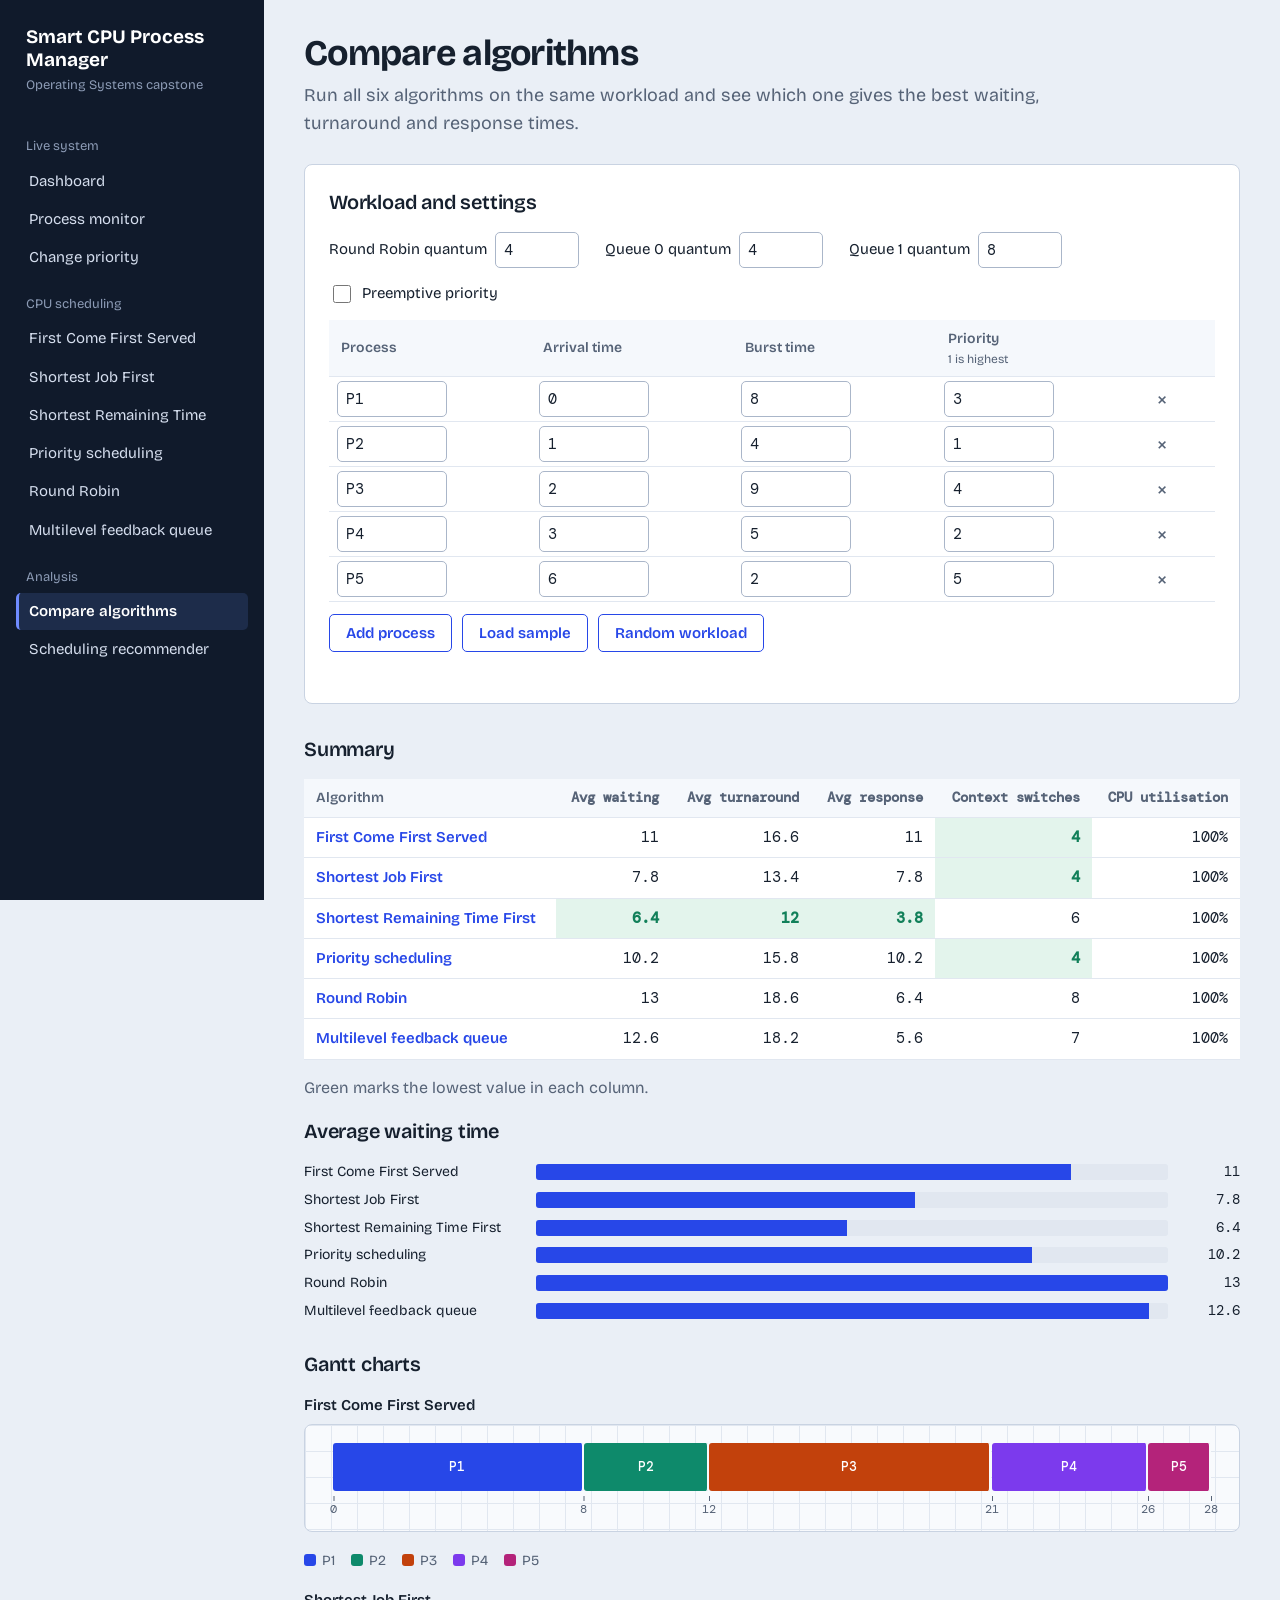
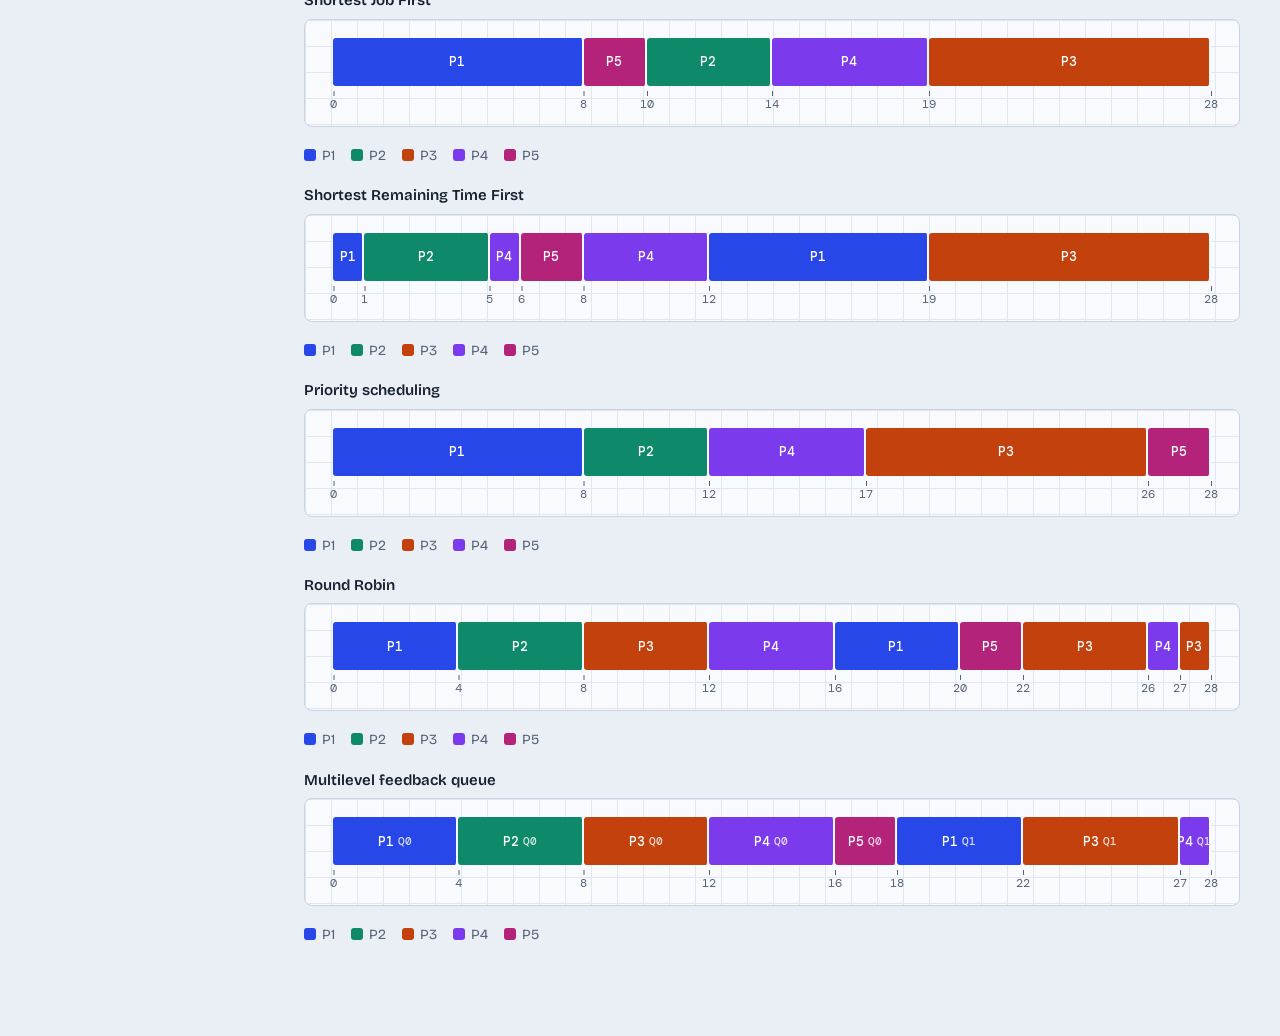
<file: smart-cpu-manager/smart-cpu-manager_2/static/compare.html>
<!doctype html>
<html lang="en">
<head>
<meta charset="utf-8">
<meta name="viewport" content="width=device-width, initial-scale=1">
<title>Compare algorithms - Smart CPU Process Manager</title>
<link rel="preconnect" href="https://fonts.googleapis.com">
<link rel="preconnect" href="https://fonts.gstatic.com" crossorigin>
<link href="https://fonts.googleapis.com/css2?family=Bricolage+Grotesque:opsz,wght@12..96,400;12..96,600;12..96,700&family=DM+Mono:wght@400;500&display=swap" rel="stylesheet">
<link rel="stylesheet" href="style.css">
</head>
<body>
<aside class="nav" id="nav"></aside>
<main id="app"></main>
<script src="common.js"></script>
<script src="scheduler.js"></script>
<script src="pages.js"></script>
<script>renderNav(); initComparePage();</script>
</body>
</html>
</file>
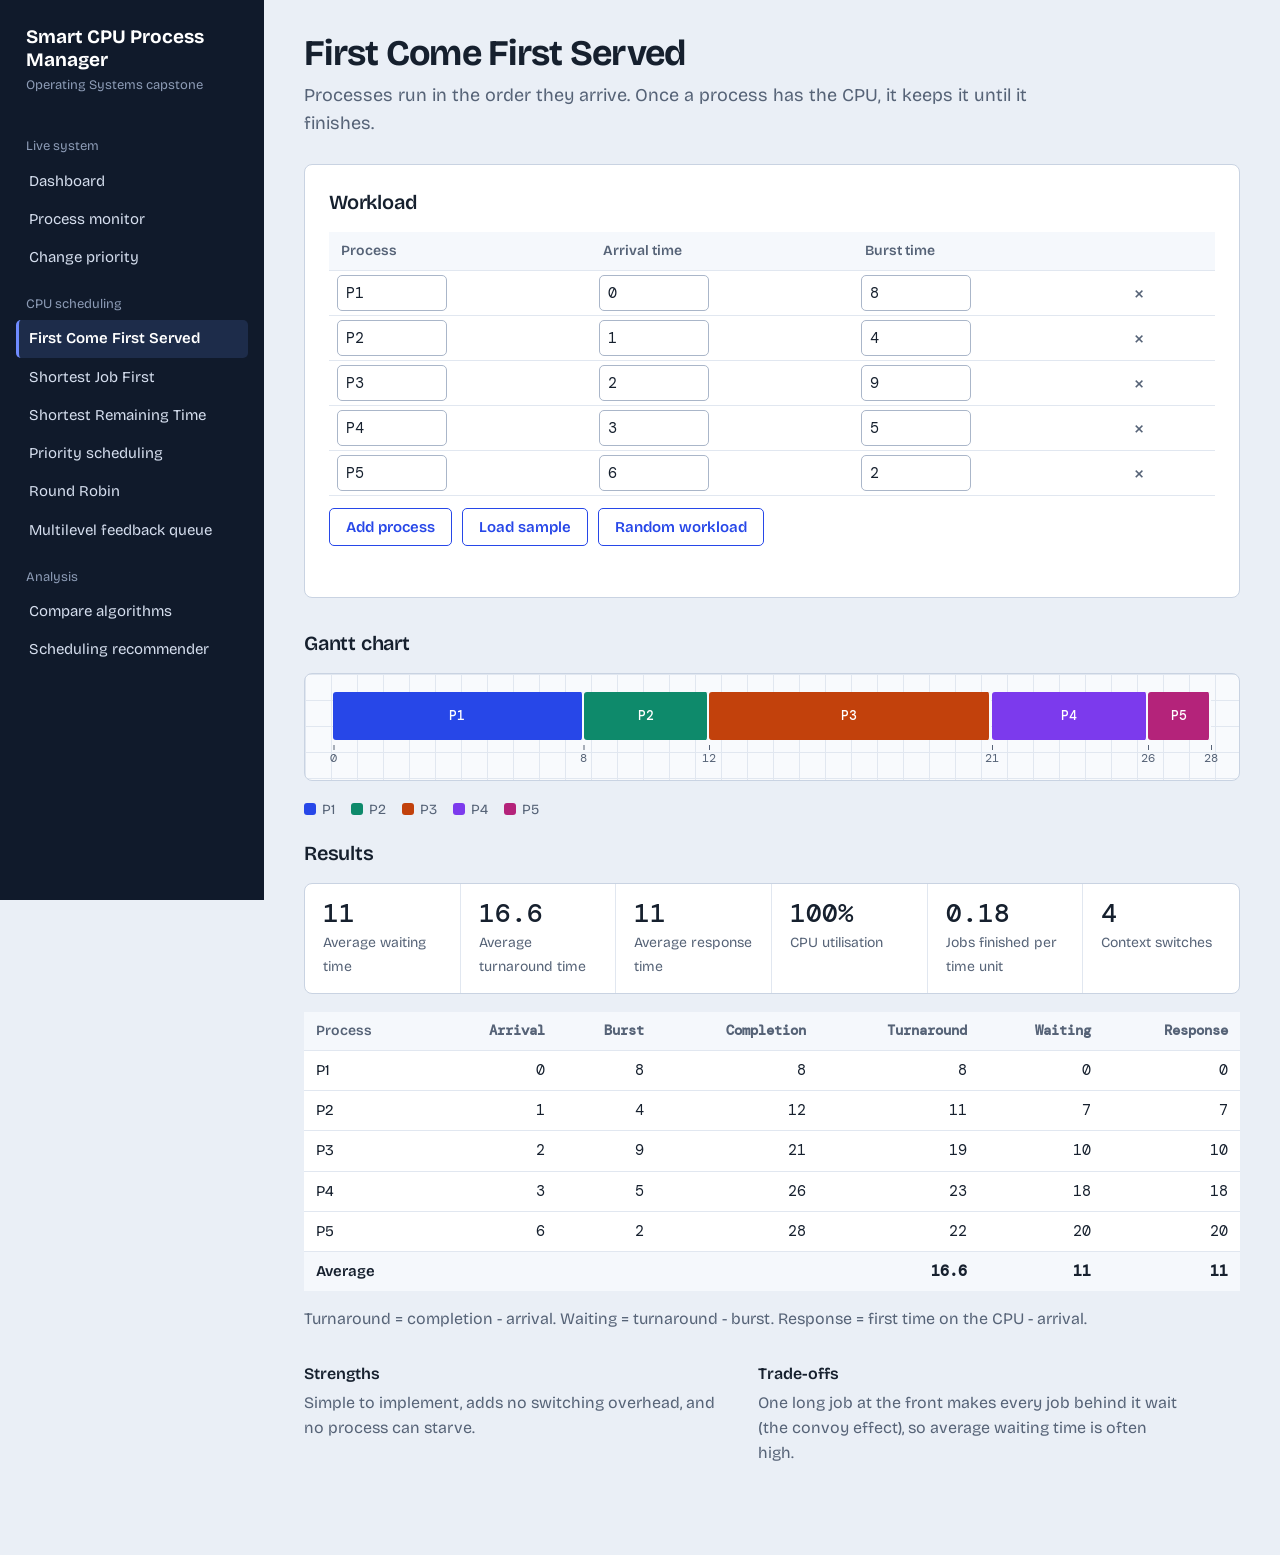
<file: smart-cpu-manager/smart-cpu-manager_2/static/fcfs.html>
<!doctype html>
<html lang="en">
<head>
<meta charset="utf-8">
<meta name="viewport" content="width=device-width, initial-scale=1">
<title>First Come First Served - Smart CPU Process Manager</title>
<link rel="preconnect" href="https://fonts.googleapis.com">
<link rel="preconnect" href="https://fonts.gstatic.com" crossorigin>
<link href="https://fonts.googleapis.com/css2?family=Bricolage+Grotesque:opsz,wght@12..96,400;12..96,600;12..96,700&family=DM+Mono:wght@400;500&display=swap" rel="stylesheet">
<link rel="stylesheet" href="style.css">
</head>
<body>
<aside class="nav" id="nav"></aside>
<main id="app"></main>
<script src="common.js"></script>
<script src="scheduler.js"></script>
<script src="pages.js"></script>
<script>renderNav(); initAlgoPage('fcfs');</script>
</body>
</html>
</file>
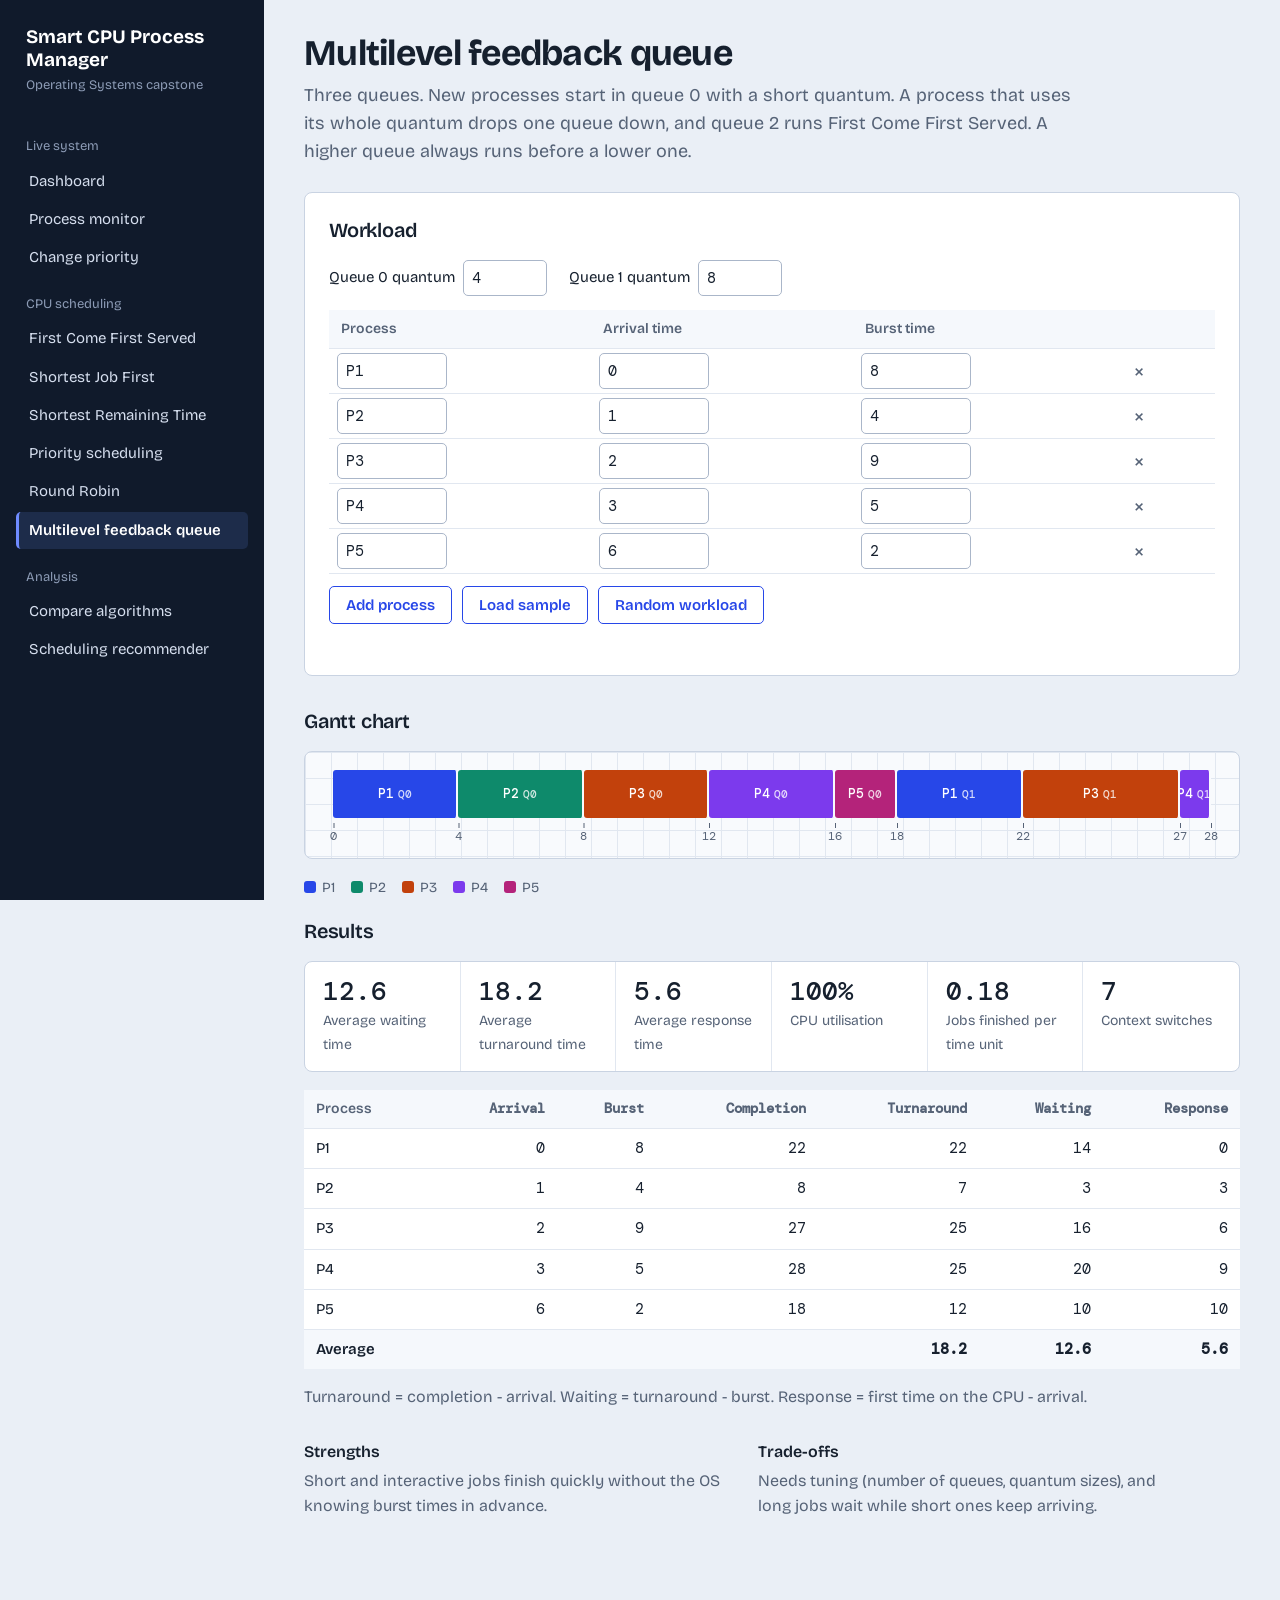
<file: smart-cpu-manager/smart-cpu-manager_2/static/multilevel.html>
<!doctype html>
<html lang="en">
<head>
<meta charset="utf-8">
<meta name="viewport" content="width=device-width, initial-scale=1">
<title>Multilevel feedback queue - Smart CPU Process Manager</title>
<link rel="preconnect" href="https://fonts.googleapis.com">
<link rel="preconnect" href="https://fonts.gstatic.com" crossorigin>
<link href="https://fonts.googleapis.com/css2?family=Bricolage+Grotesque:opsz,wght@12..96,400;12..96,600;12..96,700&family=DM+Mono:wght@400;500&display=swap" rel="stylesheet">
<link rel="stylesheet" href="style.css">
</head>
<body>
<aside class="nav" id="nav"></aside>
<main id="app"></main>
<script src="common.js"></script>
<script src="scheduler.js"></script>
<script src="pages.js"></script>
<script>renderNav(); initAlgoPage('mlfq');</script>
</body>
</html>
</file>
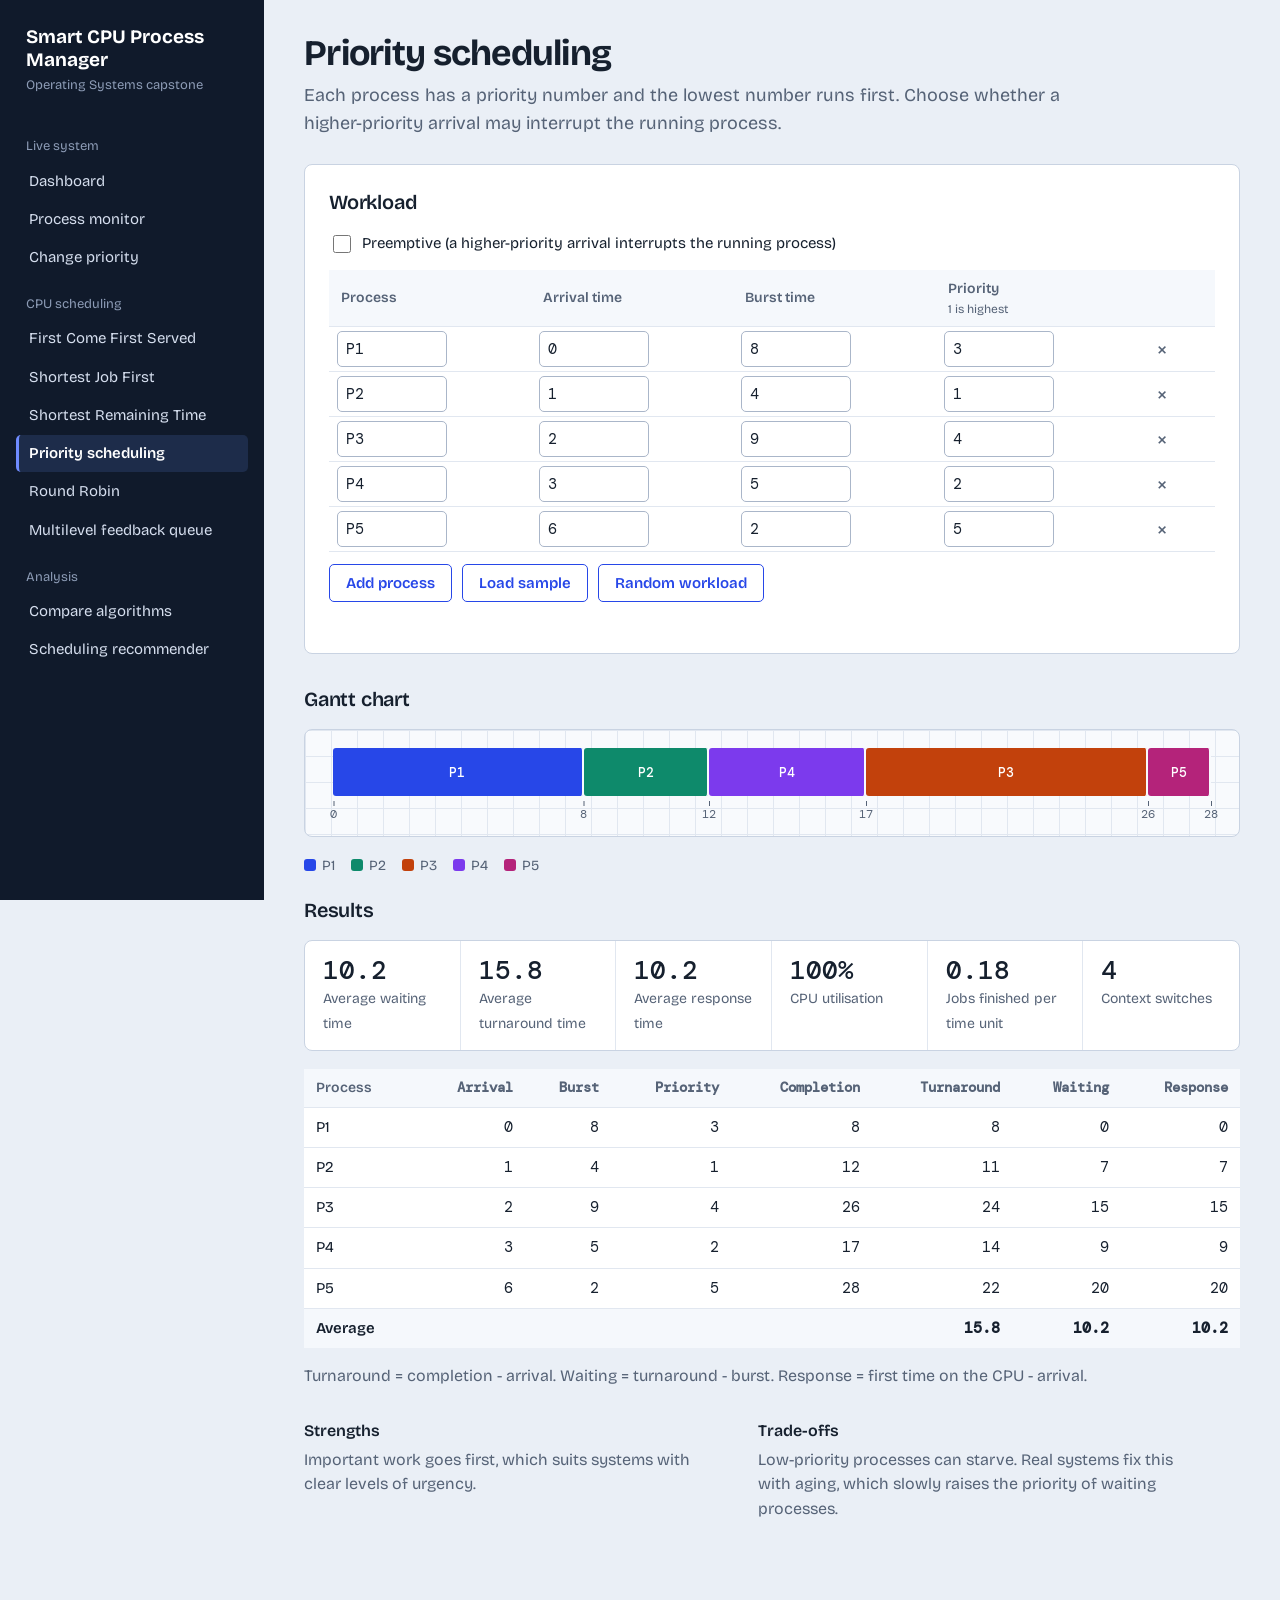
<file: smart-cpu-manager/smart-cpu-manager_2/static/priority-scheduling.html>
<!doctype html>
<html lang="en">
<head>
<meta charset="utf-8">
<meta name="viewport" content="width=device-width, initial-scale=1">
<title>Priority scheduling - Smart CPU Process Manager</title>
<link rel="preconnect" href="https://fonts.googleapis.com">
<link rel="preconnect" href="https://fonts.gstatic.com" crossorigin>
<link href="https://fonts.googleapis.com/css2?family=Bricolage+Grotesque:opsz,wght@12..96,400;12..96,600;12..96,700&family=DM+Mono:wght@400;500&display=swap" rel="stylesheet">
<link rel="stylesheet" href="style.css">
</head>
<body>
<aside class="nav" id="nav"></aside>
<main id="app"></main>
<script src="common.js"></script>
<script src="scheduler.js"></script>
<script src="pages.js"></script>
<script>renderNav(); initAlgoPage('priority');</script>
</body>
</html>
</file>
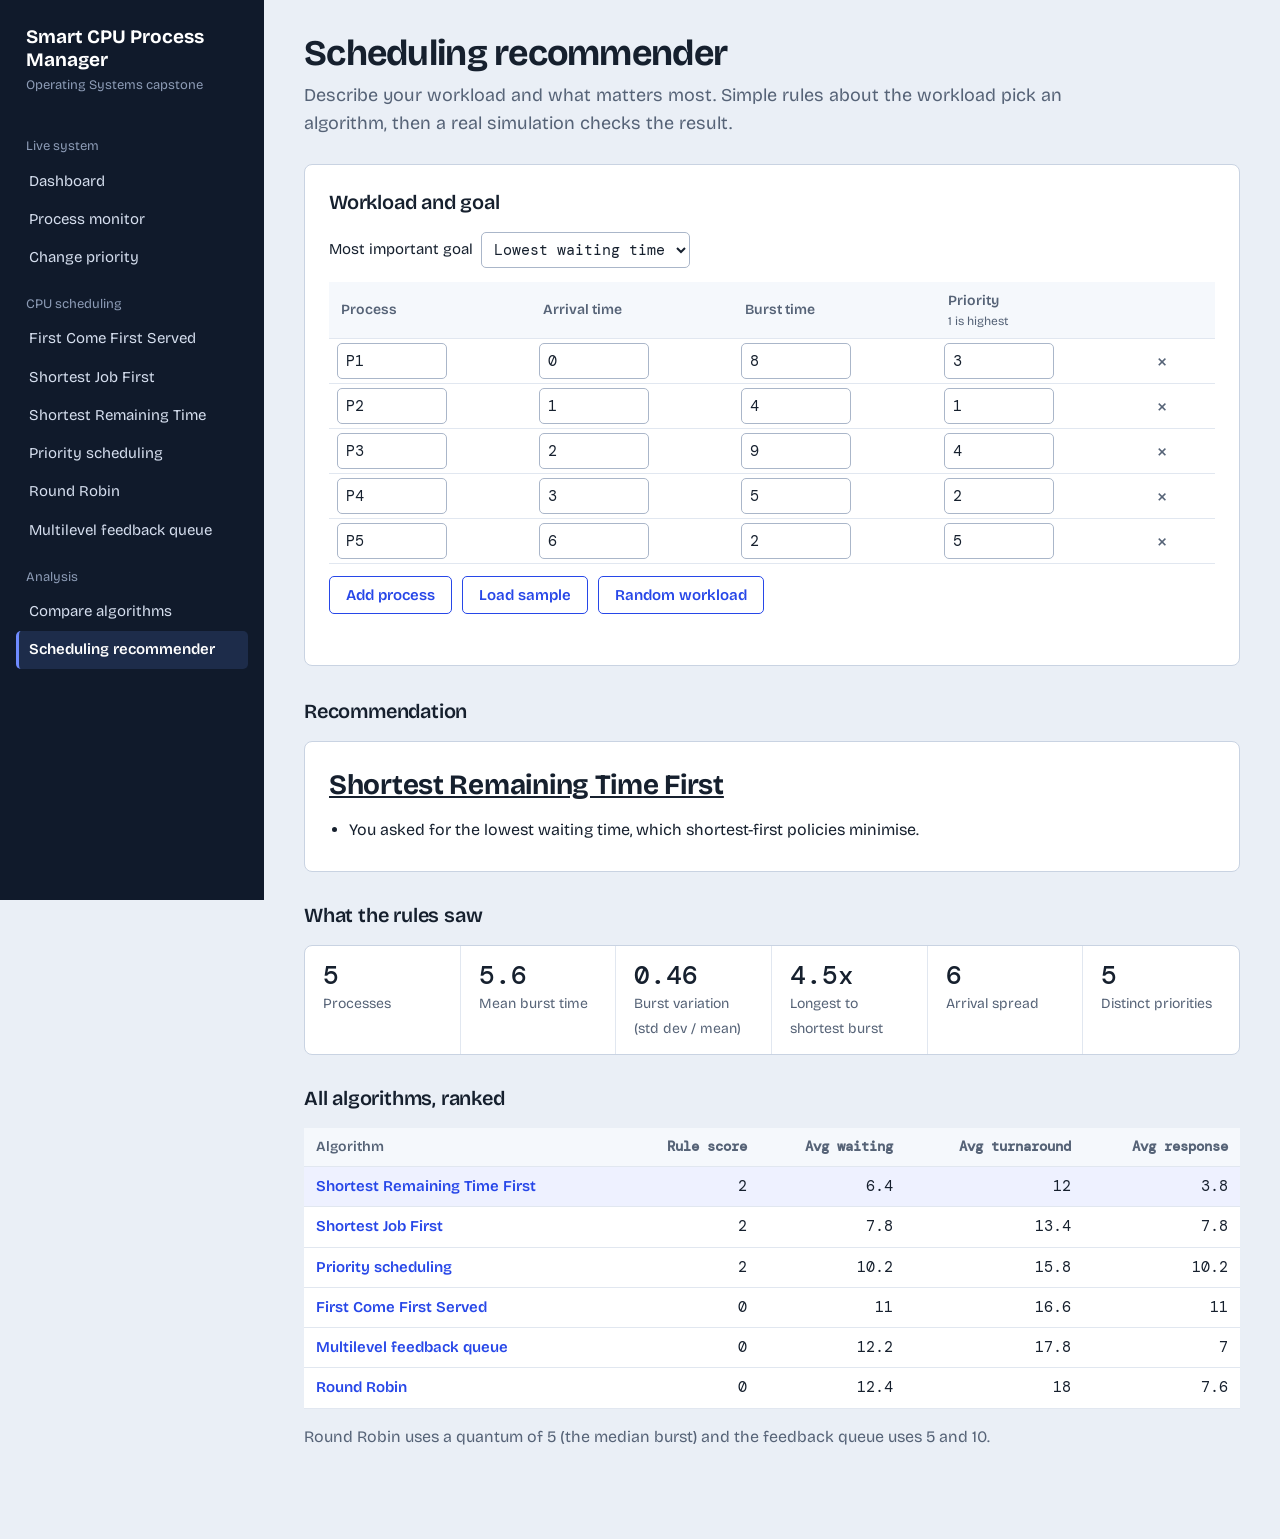
<file: smart-cpu-manager/smart-cpu-manager_2/static/recommender.html>
<!doctype html>
<html lang="en">
<head>
<meta charset="utf-8">
<meta name="viewport" content="width=device-width, initial-scale=1">
<title>Scheduling recommender - Smart CPU Process Manager</title>
<link rel="preconnect" href="https://fonts.googleapis.com">
<link rel="preconnect" href="https://fonts.gstatic.com" crossorigin>
<link href="https://fonts.googleapis.com/css2?family=Bricolage+Grotesque:opsz,wght@12..96,400;12..96,600;12..96,700&family=DM+Mono:wght@400;500&display=swap" rel="stylesheet">
<link rel="stylesheet" href="style.css">
</head>
<body>
<aside class="nav" id="nav"></aside>
<main id="app"></main>
<script src="common.js"></script>
<script src="scheduler.js"></script>
<script src="pages.js"></script>
<script>renderNav(); initRecommenderPage();</script>
</body>
</html>
</file>
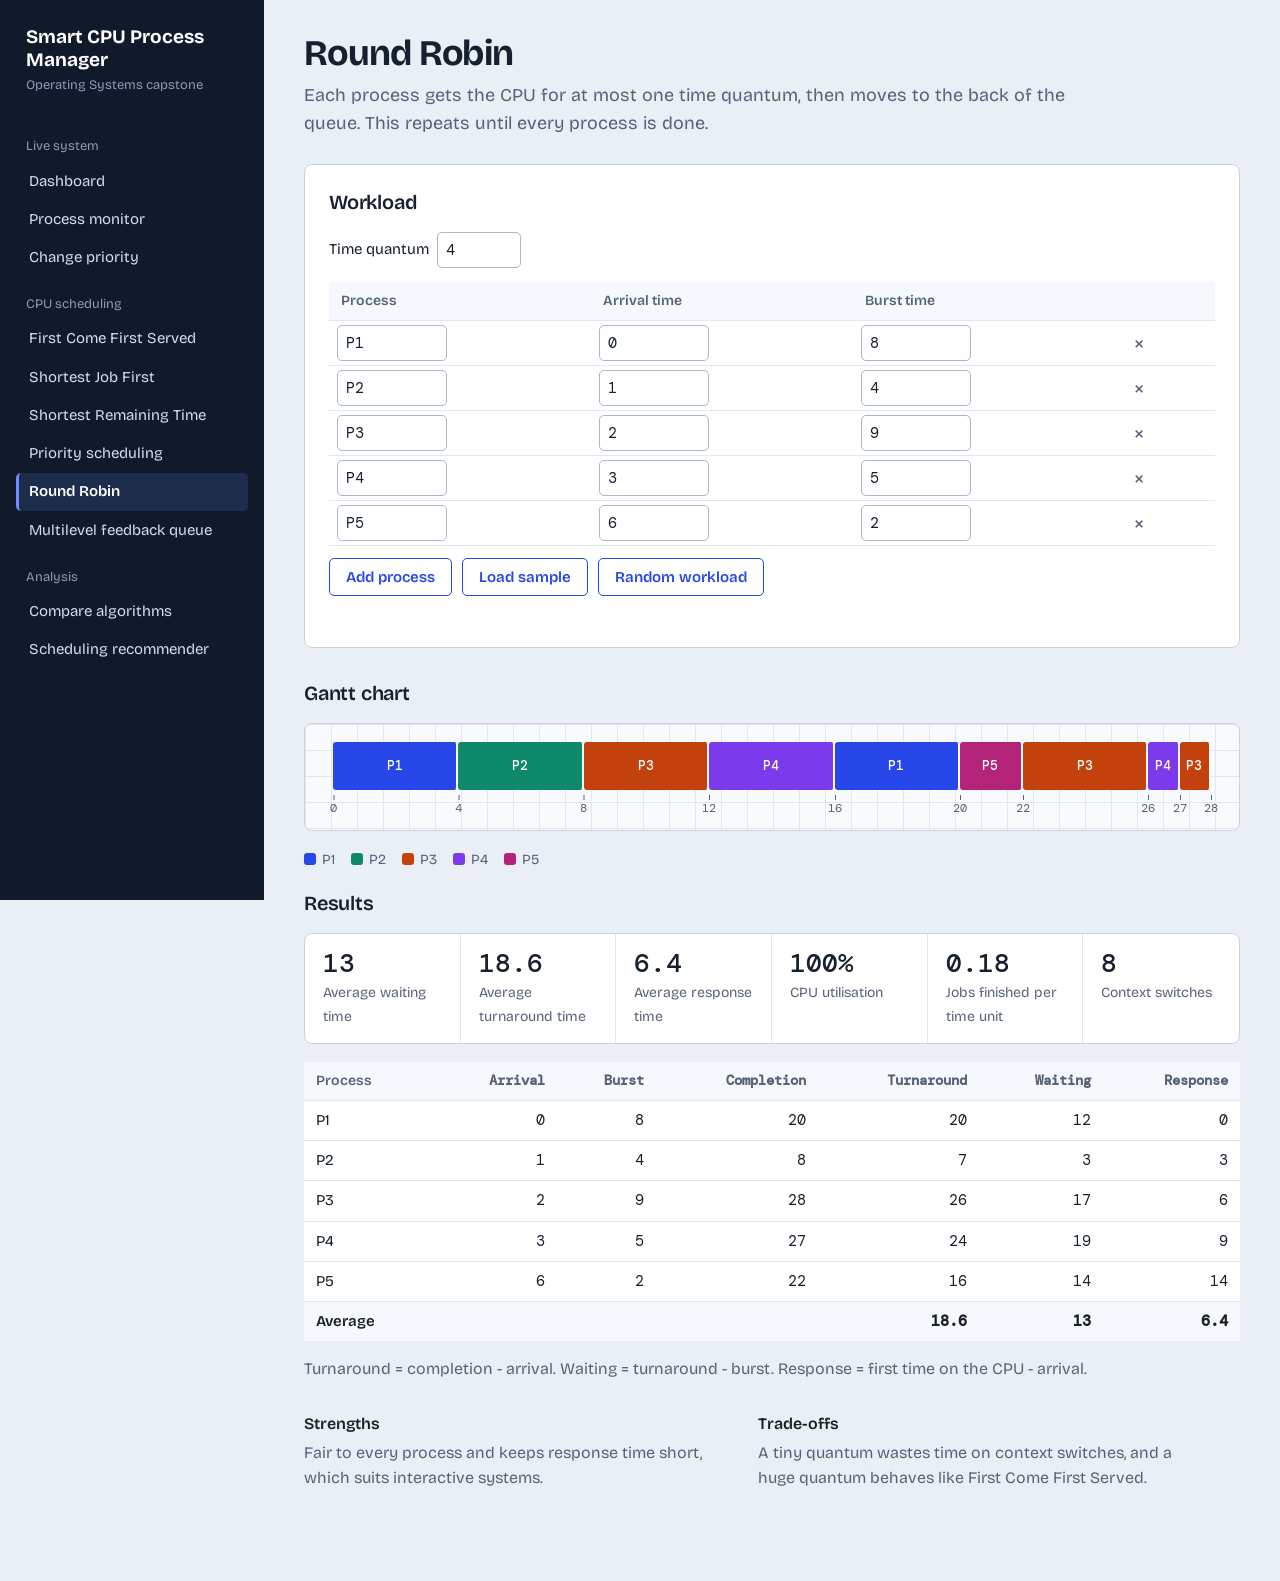
<file: smart-cpu-manager/smart-cpu-manager_2/static/round-robin.html>
<!doctype html>
<html lang="en">
<head>
<meta charset="utf-8">
<meta name="viewport" content="width=device-width, initial-scale=1">
<title>Round Robin - Smart CPU Process Manager</title>
<link rel="preconnect" href="https://fonts.googleapis.com">
<link rel="preconnect" href="https://fonts.gstatic.com" crossorigin>
<link href="https://fonts.googleapis.com/css2?family=Bricolage+Grotesque:opsz,wght@12..96,400;12..96,600;12..96,700&family=DM+Mono:wght@400;500&display=swap" rel="stylesheet">
<link rel="stylesheet" href="style.css">
</head>
<body>
<aside class="nav" id="nav"></aside>
<main id="app"></main>
<script src="common.js"></script>
<script src="scheduler.js"></script>
<script src="pages.js"></script>
<script>renderNav(); initAlgoPage('rr');</script>
</body>
</html>
</file>
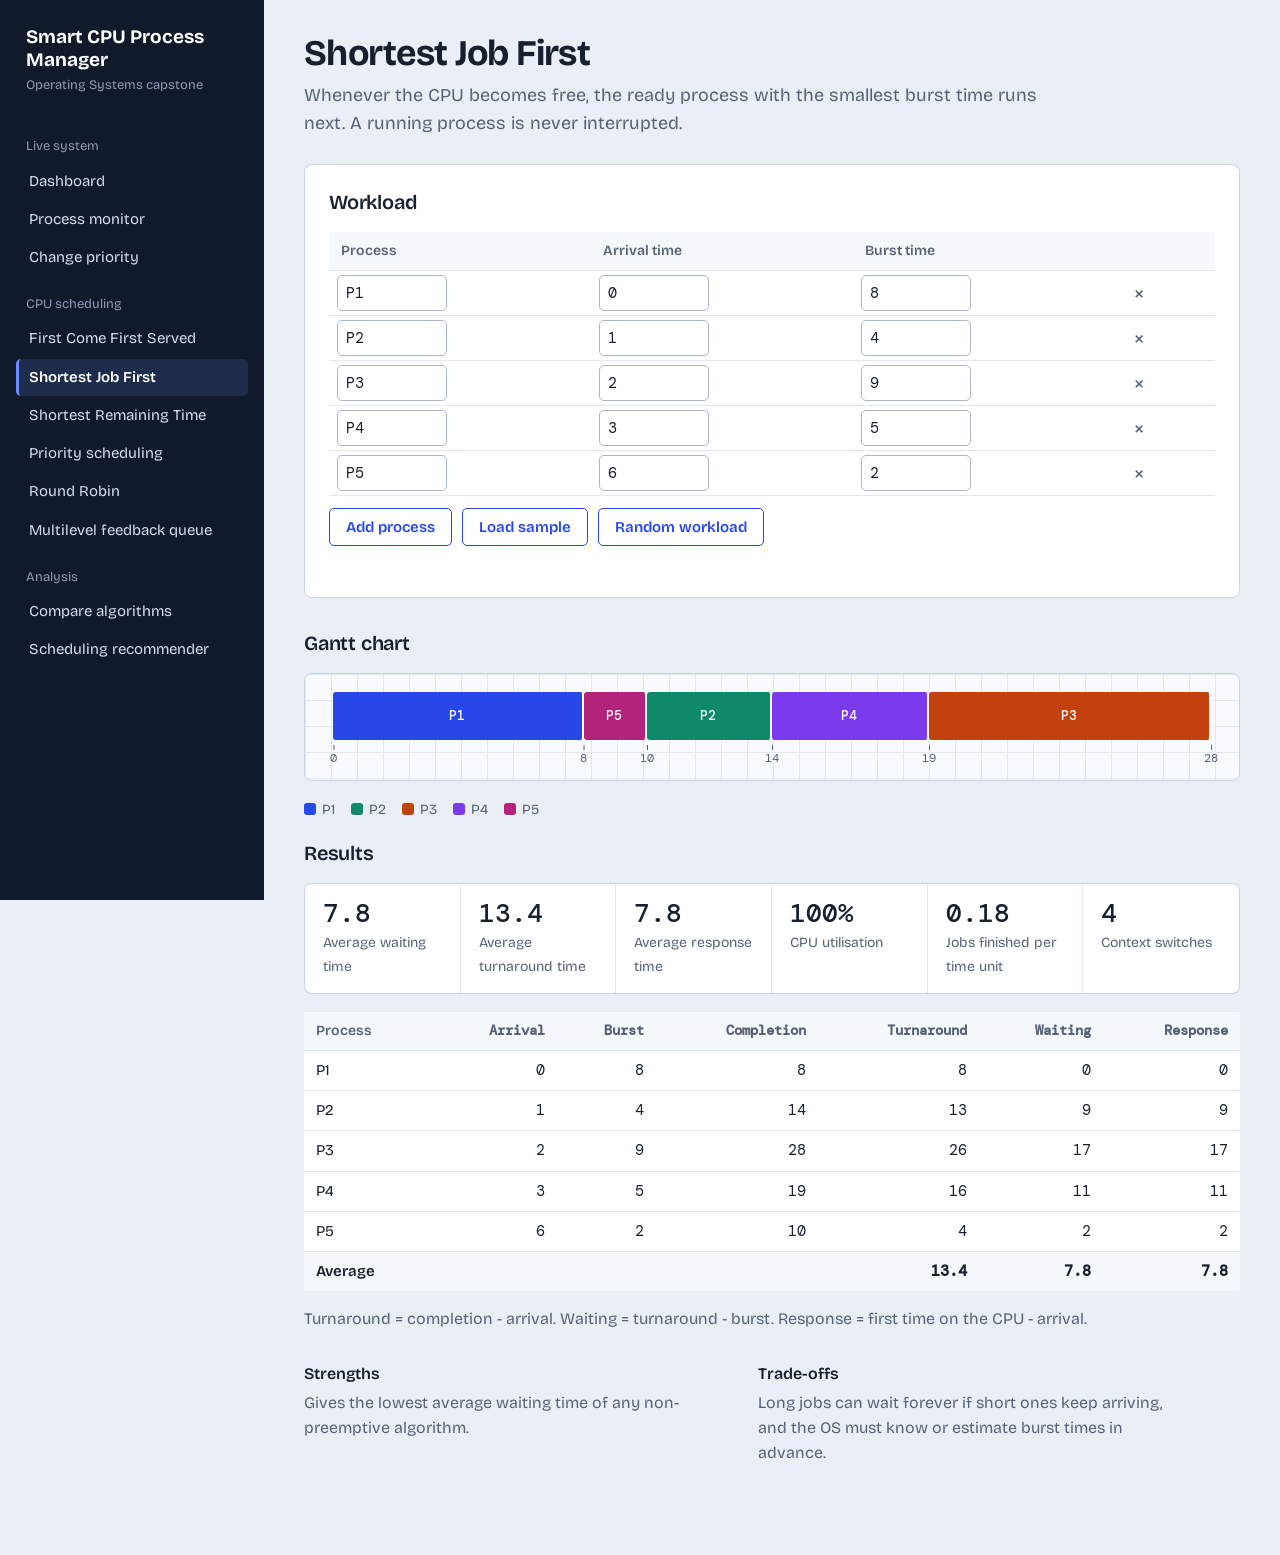
<file: smart-cpu-manager/smart-cpu-manager_2/static/sjf.html>
<!doctype html>
<html lang="en">
<head>
<meta charset="utf-8">
<meta name="viewport" content="width=device-width, initial-scale=1">
<title>Shortest Job First - Smart CPU Process Manager</title>
<link rel="preconnect" href="https://fonts.googleapis.com">
<link rel="preconnect" href="https://fonts.gstatic.com" crossorigin>
<link href="https://fonts.googleapis.com/css2?family=Bricolage+Grotesque:opsz,wght@12..96,400;12..96,600;12..96,700&family=DM+Mono:wght@400;500&display=swap" rel="stylesheet">
<link rel="stylesheet" href="style.css">
</head>
<body>
<aside class="nav" id="nav"></aside>
<main id="app"></main>
<script src="common.js"></script>
<script src="scheduler.js"></script>
<script src="pages.js"></script>
<script>renderNav(); initAlgoPage('sjf');</script>
</body>
</html>
</file>
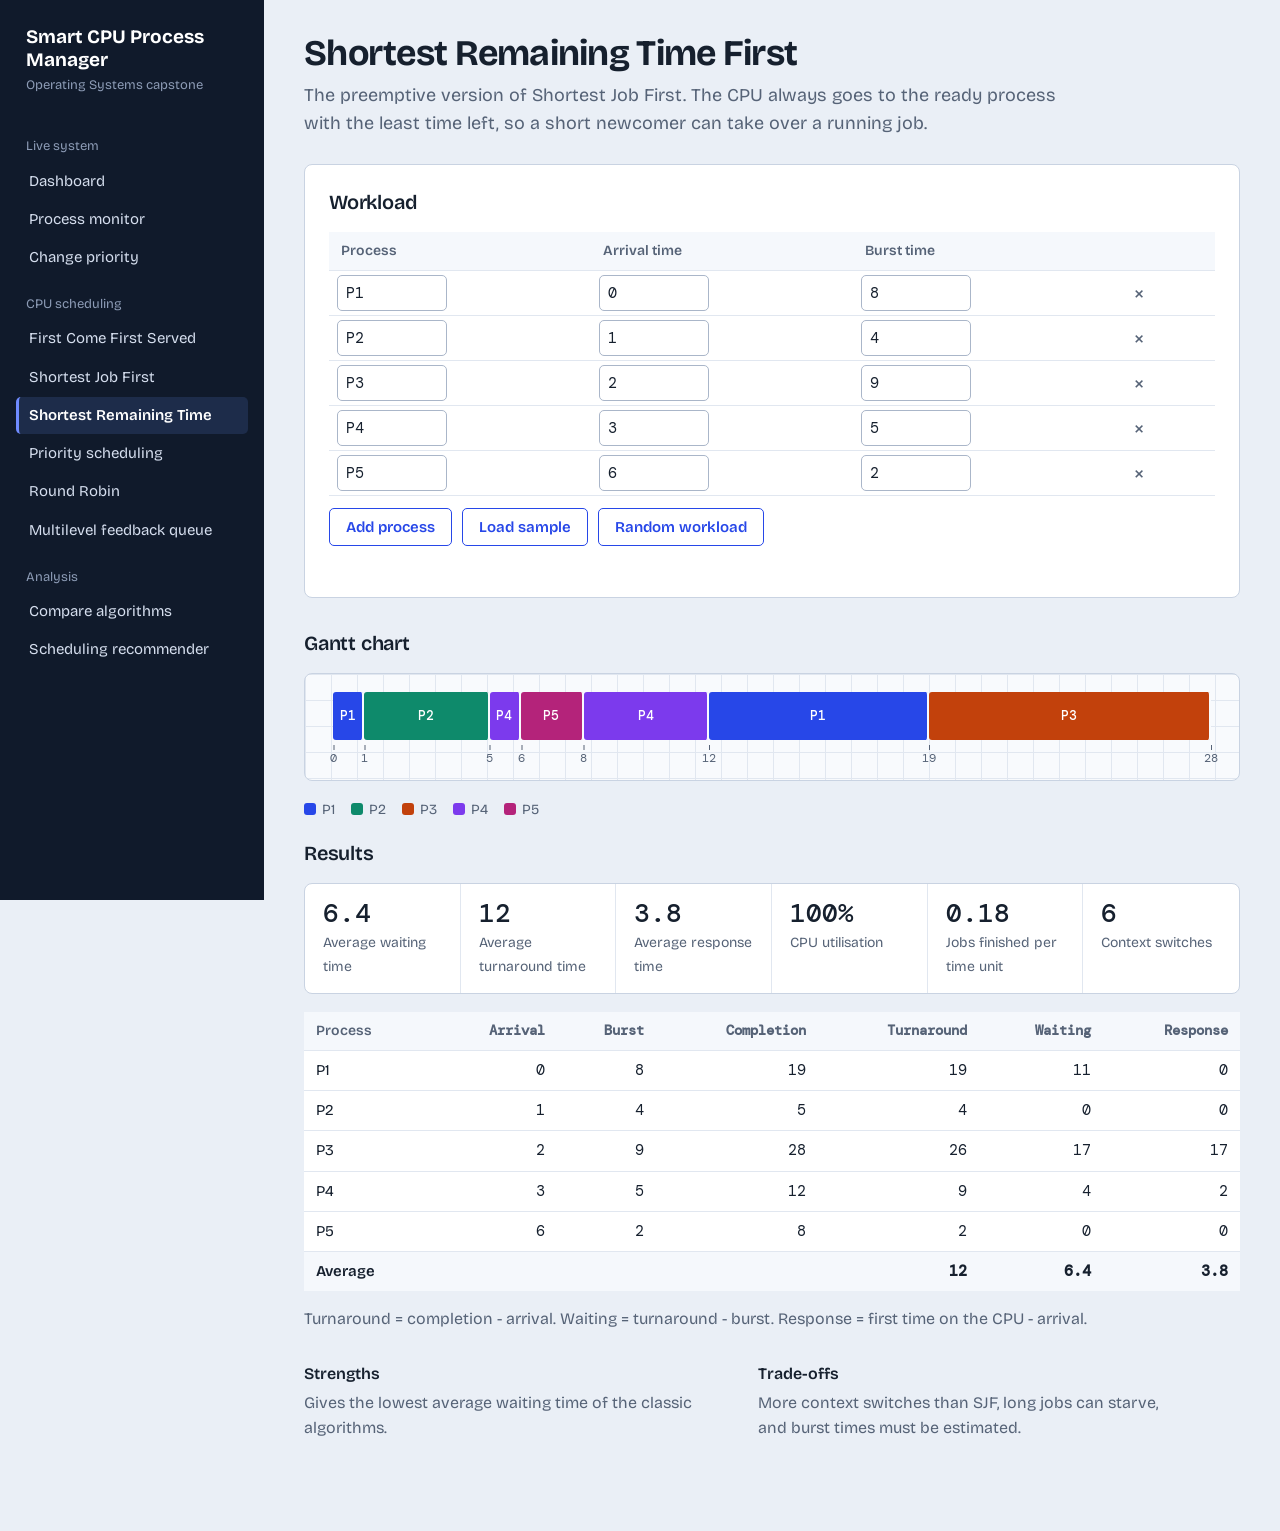
<file: smart-cpu-manager/smart-cpu-manager_2/static/srtf.html>
<!doctype html>
<html lang="en">
<head>
<meta charset="utf-8">
<meta name="viewport" content="width=device-width, initial-scale=1">
<title>Shortest Remaining Time First - Smart CPU Process Manager</title>
<link rel="preconnect" href="https://fonts.googleapis.com">
<link rel="preconnect" href="https://fonts.gstatic.com" crossorigin>
<link href="https://fonts.googleapis.com/css2?family=Bricolage+Grotesque:opsz,wght@12..96,400;12..96,600;12..96,700&family=DM+Mono:wght@400;500&display=swap" rel="stylesheet">
<link rel="stylesheet" href="style.css">
</head>
<body>
<aside class="nav" id="nav"></aside>
<main id="app"></main>
<script src="common.js"></script>
<script src="scheduler.js"></script>
<script src="pages.js"></script>
<script>renderNav(); initAlgoPage('srtf');</script>
</body>
</html>
</file>
<file: smart-cpu-manager/smart-cpu-manager_2/static/style.css>
:root {
  --paper: #eaeff6;
  --panel: #ffffff;
  --ink: #16202e;
  --muted: #566377;
  --line: #c9d3e2;
  --line-soft: #e1e7f0;
  --accent: #2747e8;
  --ok: #12805a;
  --warn: #a86a00;
  --bad: #b93226;
  --side: #101a2b;
  --font: 'Bricolage Grotesque', system-ui, -apple-system, 'Segoe UI', sans-serif;
  --mono: 'DM Mono', ui-monospace, Menlo, Consolas, monospace;
}

* { box-sizing: border-box; }

body {
  margin: 0;
  background: var(--paper);
  color: var(--ink);
  font: 400 16px/1.55 var(--font);
  display: grid;
  grid-template-columns: 264px minmax(0, 1fr);
  min-height: 100vh;
}

:focus-visible { outline: 3px solid var(--accent); outline-offset: 2px; }

/* ---------- Sidebar ---------- */
.nav {
  position: sticky; top: 0; height: 100vh; overflow-y: auto;
  background: var(--side); color: #d5deee; padding: 26px 16px 32px;
}
.nav a { color: inherit; text-decoration: none; }
.brand { display: block; padding: 0 10px 22px; }
.brand strong { display: block; font-size: 19px; line-height: 1.2; font-weight: 700; color: #fff; }
.brand small { color: #8c9bb5; font-size: 13px; }
.grp { margin-top: 18px; }
.grp p { margin: 0 10px 6px; color: #8c9bb5; font-size: 13px; }
.grp a {
  display: block; padding: 7px 10px; margin: 1px 0; border-radius: 5px;
  font-size: 15px; border-left: 3px solid transparent;
}
.grp a:hover { background: #1a2740; }
.grp a[aria-current='page'] { background: #1d2c4a; border-left-color: #6f8bff; color: #fff; font-weight: 600; }

/* ---------- Page ---------- */
main { padding: 34px 40px 60px; max-width: 1180px; width: 100%; }
.head { margin-bottom: 26px; }
h1 { margin: 0 0 8px; font-size: 36px; line-height: 1.12; letter-spacing: -0.02em; font-weight: 700; }
h2 { margin: 0 0 14px; font-size: 20px; font-weight: 600; letter-spacing: -0.01em; }
h3 { margin: 0 0 4px; font-size: 16px; font-weight: 600; }
.lead { margin: 0; max-width: 64ch; color: var(--muted); font-size: 18px; }
section { margin-bottom: 30px; }
.panel { background: var(--panel); border: 1px solid var(--line); border-radius: 8px; padding: 22px 24px; }
.notes { display: grid; grid-template-columns: 1fr 1fr; gap: 28px; max-width: 880px; }
.notes p { margin: 0; color: var(--muted); max-width: 50ch; }
.muted { color: var(--muted); }
code { font: 14px var(--mono); background: #e4eaf4; padding: 1px 5px; border-radius: 3px; }

/* ---------- Controls ---------- */
.row { display: flex; flex-wrap: wrap; align-items: center; }
.gap { gap: 10px; }
.field { display: inline-flex; align-items: center; gap: 8px; margin: 0 22px 14px 0; font-size: 15px; }
input, select {
  font: 15px var(--mono); color: var(--ink); background: #fff;
  border: 1px solid #aab6c9; border-radius: 5px; padding: 6px 8px; min-height: 36px;
}
input[type='number'] { width: 84px; }
input[type='checkbox'] { min-height: 0; width: 18px; height: 18px; accent-color: var(--accent); }
input[type='search'] { width: min(320px, 100%); font-family: var(--font); }
.btn {
  font: 600 15px var(--font); border-radius: 5px; padding: 8px 16px; min-height: 38px;
  border: 1px solid var(--accent); background: var(--accent); color: #fff; cursor: pointer;
}
.btn:hover { filter: brightness(1.1); }
.btn.ghost { background: #fff; color: var(--accent); }
.btn.ghost:hover { background: #eef1ff; filter: none; }
.btn.danger { background: #fff; color: var(--bad); border-color: var(--bad); }
.btn.danger:hover { background: #fdeeec; filter: none; }
.btn:disabled { opacity: 0.45; cursor: not-allowed; }
.icon {
  font: 20px/1 var(--font); width: 32px; height: 32px; border: 1px solid transparent;
  border-radius: 5px; background: none; color: var(--muted); cursor: pointer;
}
.icon:hover { background: #fdeeec; color: var(--bad); }
.err { color: var(--bad); margin: 8px 0 0; min-height: 1.4em; font-size: 15px; }

/* ---------- Tables ---------- */
.tbl-wrap { overflow-x: auto; margin-bottom: 12px; }
.tbl { width: 100%; border-collapse: collapse; font-size: 15px; background: var(--panel); }
.tbl th, .tbl td { padding: 8px 12px; text-align: left; border-bottom: 1px solid var(--line-soft); white-space: nowrap; }
.tbl th { font-weight: 600; color: var(--muted); font-size: 14px; background: #f5f8fc; position: sticky; top: 0; }
.tbl th small { display: block; font-weight: 400; font-size: 12px; }
.tbl td.n, .tbl th.n { text-align: right; font-family: var(--mono); }
.tbl tfoot td { font-weight: 600; background: #f5f8fc; border-bottom: 0; }
.tbl.wl td { padding: 4px 8px; }
.tbl.wl input { width: 100%; max-width: 110px; }
.tbl.sortable th { cursor: pointer; user-select: none; }
.tbl.sortable th[aria-sort] { color: var(--ink); }
.tbl .bar { background: linear-gradient(90deg, #cfd9ff var(--v, 0%), transparent var(--v, 0%)); }
.tbl tr.sel td { background: #eef1ff; }
.tbl tr.best td.hit { background: #e3f4ec; color: var(--ok); font-weight: 600; }
.tbl td.hit { background: #e3f4ec; color: var(--ok); font-weight: 600; }
.tbl a { color: var(--accent); font-weight: 600; text-decoration: none; }
.tbl a:hover { text-decoration: underline; }
.scroll-y { max-height: 420px; overflow: auto; border: 1px solid var(--line-soft); border-radius: 6px; }

/* ---------- Stat strip ---------- */
.stats {
  display: grid; grid-template-columns: repeat(auto-fit, minmax(150px, 1fr));
  border: 1px solid var(--line); border-radius: 8px; background: var(--panel); margin-bottom: 18px;
}
.stat { padding: 14px 18px; border-right: 1px solid var(--line-soft); }
.stat:last-child { border-right: 0; }
.stat b { display: block; font: 500 26px/1.2 var(--mono); }
.stat span { color: var(--muted); font-size: 14px; }

/* ---------- Gantt chart (graph paper timeline) ---------- */
.gantt-wrap {
  overflow-x: auto; margin-bottom: 18px; padding: 18px 14px 8px;
  border: 1px solid var(--line); border-radius: 8px; background-color: #f8fafd;
  background-image:
    linear-gradient(var(--line-soft) 1px, transparent 1px),
    linear-gradient(90deg, var(--line-soft) 1px, transparent 1px);
  background-size: 26px 26px;
}
.gantt-inner { position: relative; padding: 0 14px 0 14px; }
.track { position: relative; height: 48px; }
.blk {
  position: absolute; top: 0; height: 100%; display: flex; align-items: center; justify-content: center;
  color: #fff; font: 500 13px var(--mono); border-radius: 3px; overflow: hidden;
  border-right: 2px solid #f8fafd; white-space: nowrap;
}
.blk small { opacity: 0.8; margin-left: 4px; font-size: 11px; }
.blk.idle { background: repeating-linear-gradient(45deg, #c9d3e2 0 6px, #dde4ef 6px 12px); color: var(--muted); }
.ticks { position: relative; height: 26px; margin-top: 6px; font: 12px var(--mono); color: var(--muted); }
.tick { position: absolute; top: 4px; transform: translateX(-50%); }
.tick::before { content: ''; position: absolute; left: 50%; top: -5px; height: 5px; width: 1px; background: var(--muted); }
.gantt-label { margin: 0 0 6px; font-weight: 600; font-size: 15px; }
.legend { display: flex; flex-wrap: wrap; gap: 6px 16px; margin: 0 0 18px; font-size: 14px; color: var(--muted); }
.legend i { display: inline-block; width: 12px; height: 12px; border-radius: 3px; margin-right: 6px; vertical-align: -1px; }

/* ---------- Banners & status ---------- */
.banner { padding: 12px 16px; border-radius: 6px; margin-bottom: 18px; border: 1px solid; }
.banner.bad { background: #fdeeec; border-color: #efb5ae; color: #7d1f16; }
.banner.warn { background: #fff6e0; border-color: #ecd08a; color: #6b4600; }
.banner.ok { background: #e3f4ec; border-color: #9fd3bb; color: #0b5a3f; }
.status { min-height: 1.5em; margin: 10px 0 0; font-size: 15px; }
.tag { font: 500 13px var(--mono); padding: 2px 8px; border-radius: 10px; background: #e4eaf4; }
.tag.high, .tag.above { background: #dfe6ff; color: #1b34b0; }
.tag.low, .tag.below { background: #f1ead7; color: #6b4e00; }
.tag.stopped { background: #fdeeec; color: var(--bad); }

/* ---------- Live pages ---------- */
.two { display: grid; grid-template-columns: minmax(0, 1.3fr) minmax(0, 1fr); gap: 24px; align-items: start; }
.spark { width: 100%; height: 150px; display: block; background: #f8fafd; border: 1px solid var(--line-soft); border-radius: 6px; }
.cores { display: grid; grid-template-columns: repeat(auto-fill, minmax(120px, 1fr)); gap: 8px 14px; margin-top: 14px; }
.core { font-size: 13px; color: var(--muted); }
.core div { height: 8px; border-radius: 4px; background: var(--line-soft); margin-top: 3px; overflow: hidden; }
.core i { display: block; height: 100%; background: var(--accent); }
.toolbar { display: flex; flex-wrap: wrap; gap: 12px 18px; align-items: center; margin-bottom: 14px; }
.levels { display: grid; gap: 8px; margin: 12px 0 16px; }
.level {
  display: flex; gap: 10px; align-items: center; padding: 9px 12px; border: 1px solid var(--line);
  border-radius: 6px; cursor: pointer; background: #fff;
}
.level:has(input:checked) { border-color: var(--accent); background: #eef1ff; }
.level input { margin: 0; }
.level small { color: var(--muted); margin-left: auto; font-family: var(--mono); }
.pick { max-height: 360px; overflow: auto; border: 1px solid var(--line-soft); border-radius: 6px; margin-top: 10px; }
.pick button {
  display: grid; grid-template-columns: 70px 1fr auto; gap: 8px; width: 100%; text-align: left;
  padding: 8px 12px; border: 0; border-bottom: 1px solid var(--line-soft); background: #fff;
  font: 14px var(--font); cursor: pointer; color: var(--ink);
}
.pick button:hover { background: #f1f5fb; }
.pick button[aria-pressed='true'] { background: #eef1ff; font-weight: 600; }
.pick .pid { font-family: var(--mono); color: var(--muted); }
.big-pick { font-size: 28px; font-weight: 700; letter-spacing: -0.01em; margin: 0 0 6px; }
.reasons { margin: 10px 0 0; padding-left: 20px; max-width: 70ch; }
.reasons li { margin-bottom: 6px; }
.hbar { display: grid; grid-template-columns: 220px 1fr 60px; gap: 12px; align-items: center; margin: 6px 0; font-size: 14px; }
.hbar div { height: 16px; background: var(--line-soft); border-radius: 3px; overflow: hidden; }
.hbar i { display: block; height: 100%; background: var(--accent); }
.hbar span:last-child { font-family: var(--mono); text-align: right; }

/* ---------- Small screens ---------- */
@media (max-width: 860px) {
  body { grid-template-columns: 1fr; }
  .nav { position: static; height: auto; display: flex; flex-wrap: wrap; gap: 0 22px; padding: 16px; }
  .brand { width: 100%; padding-bottom: 8px; }
  .grp { margin-top: 8px; }
  main { padding: 24px 16px 48px; }
  h1 { font-size: 28px; }
  .two, .notes { grid-template-columns: 1fr; }
  .hbar { grid-template-columns: 120px 1fr 50px; }
}

@media (prefers-reduced-motion: reduce) { * { transition: none !important; animation: none !important; } }

.sr-only { position: absolute; width: 1px; height: 1px; overflow: hidden; clip: rect(0 0 0 0); white-space: nowrap; }

main a { color: var(--accent); }
.tbl.compact th, .tbl.compact td { padding: 8px 8px; }
.cut { display: inline-block; max-width: 170px; overflow: hidden; text-overflow: ellipsis; vertical-align: bottom; }
</file>
